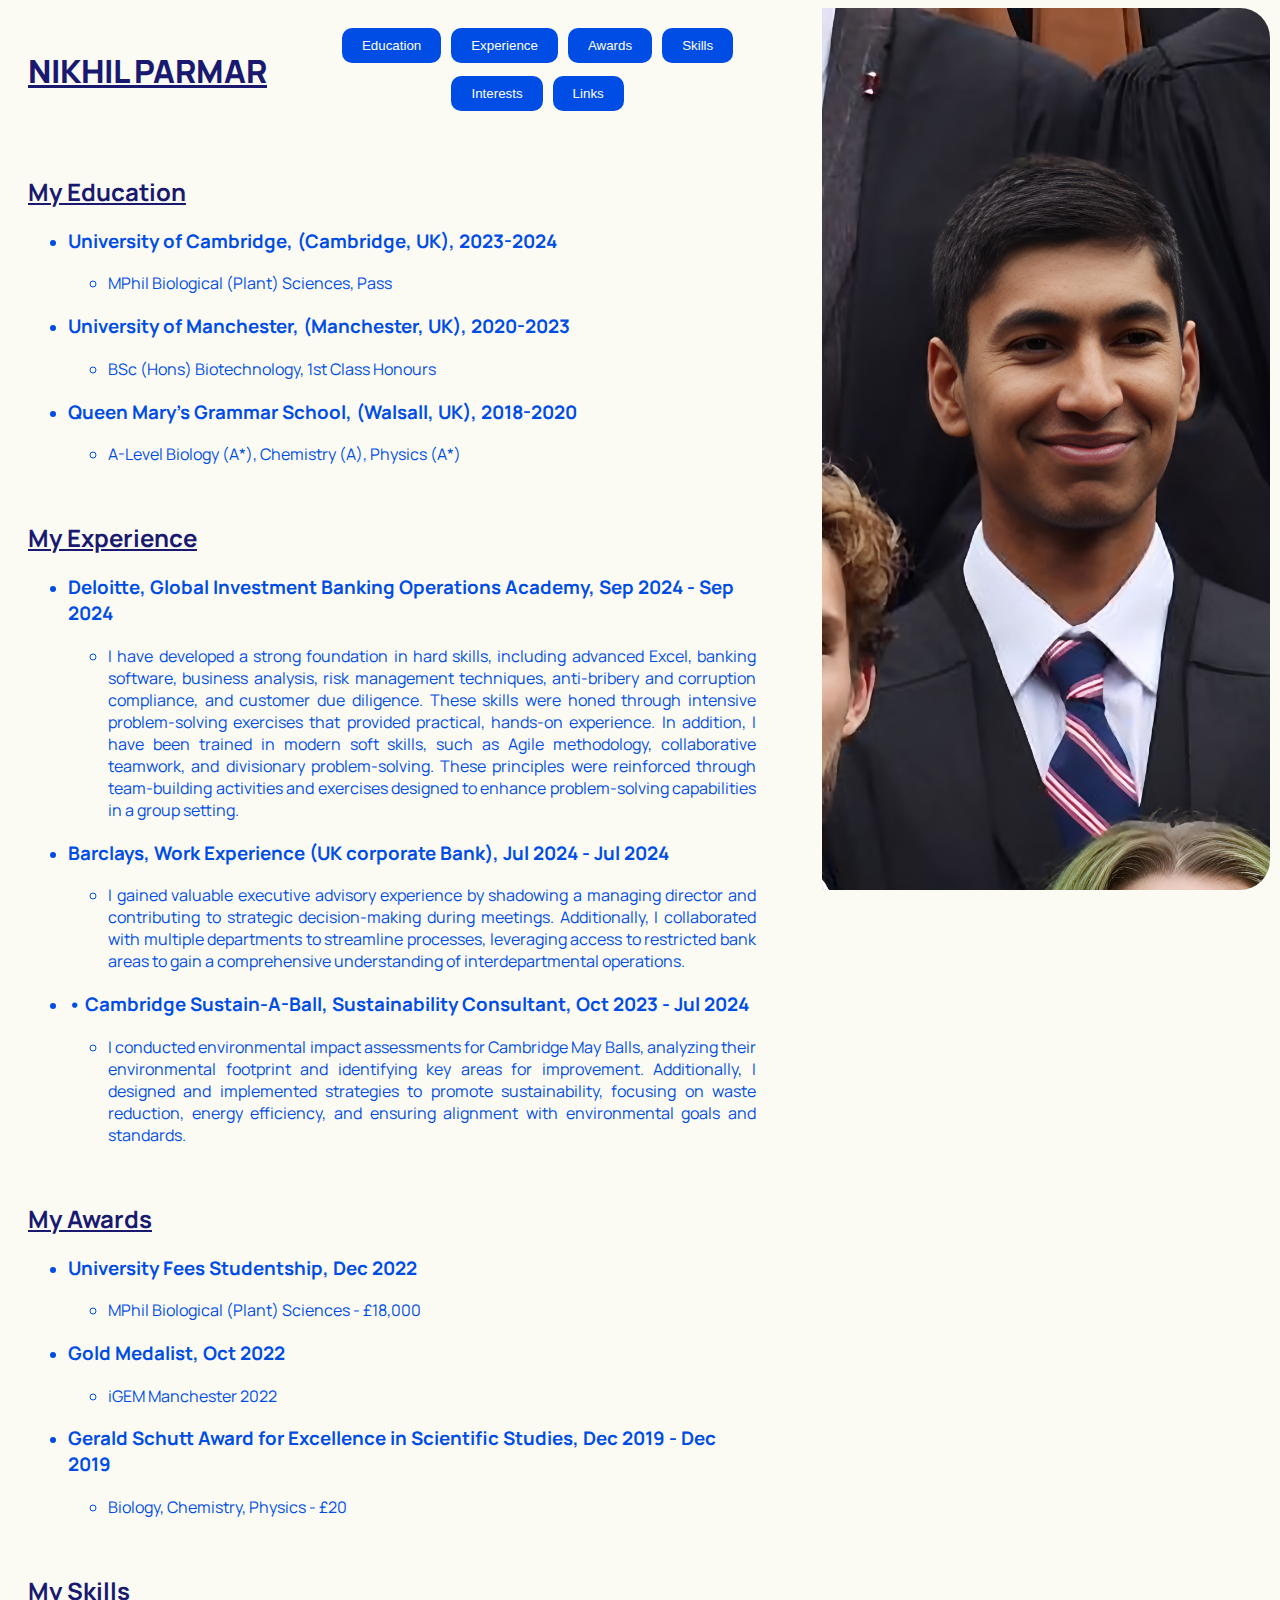
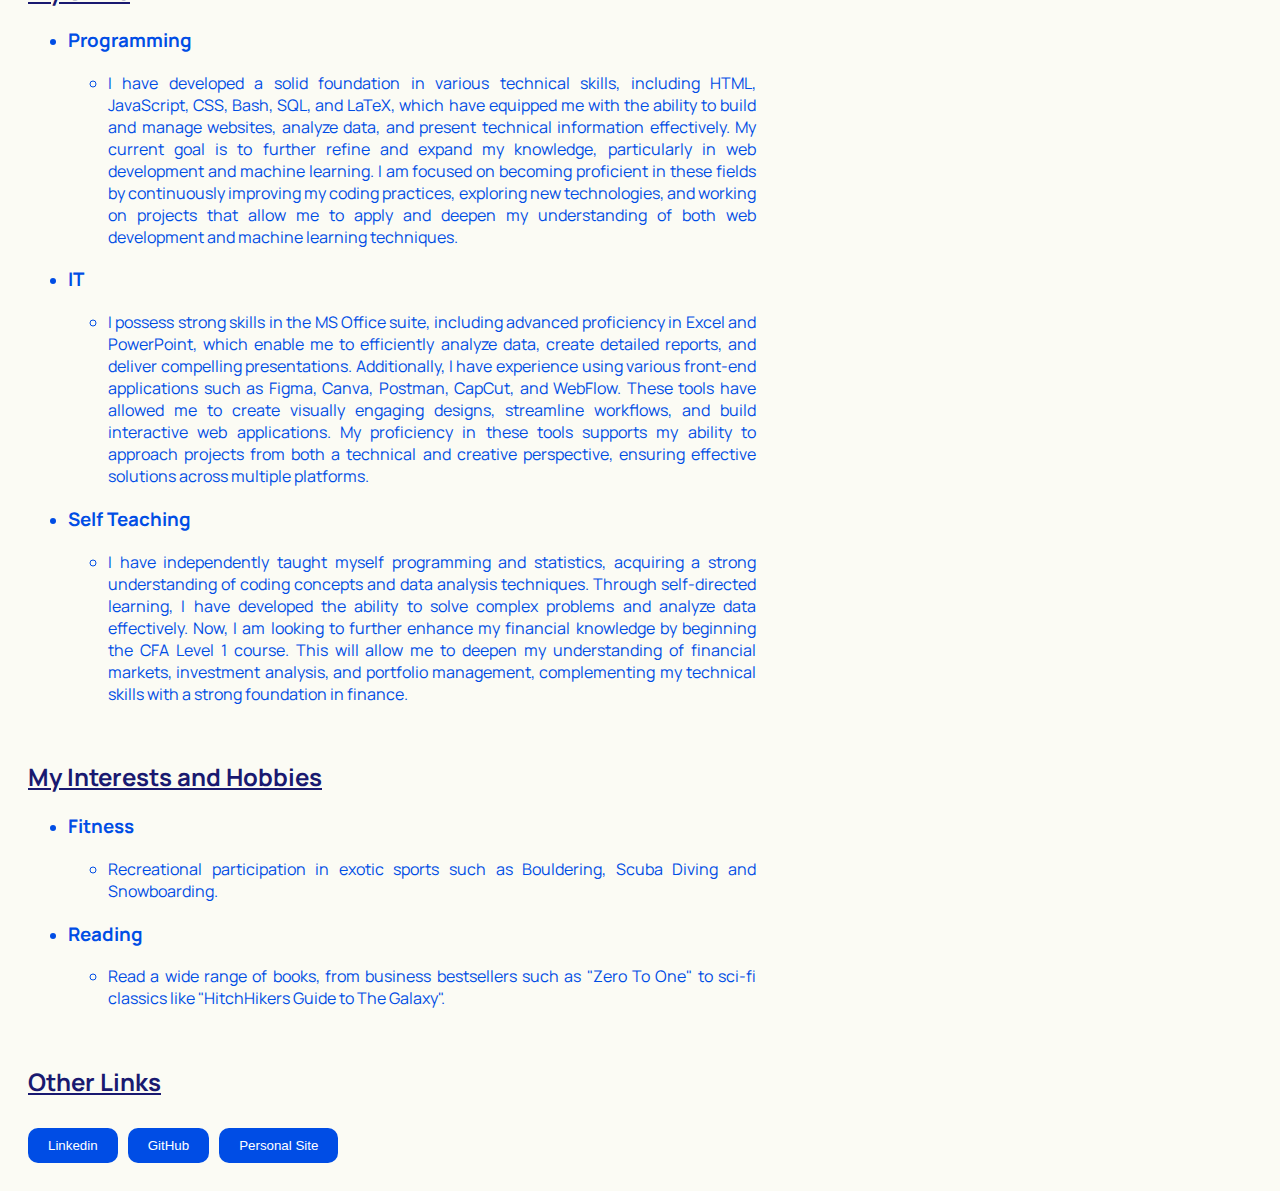
<file: index.html>
<!DOCTYPE html>
<html lang="en">
<head>
    <meta charset="UTF-8">
    <meta name="viewport" content="width=device-width, initial-scale=1.0">

<style>
html,body{
    scroll-behavior: smooth;
}
h3, h4, h5, h6, p, li {
    color: #004de5;
    font-family: "Manrope";
}

h1,h2{
    color: midnightblue;
    font-family: "Manrope";
}

p{
    text-align: justify;
}

button{
    background-color: #004de5;
    border: 0px;
    border-radius: 10px;
    padding: 10px 20px;
    color: white;
    font: 100;
}
body{
    background-color: #fbfbf4;
    display: flex;
    flex-direction: row;

    @media(max-width:1000px){
        flex-direction: column;
        width: 100vw;
        align-items: center;
    }
}

.left-hand-resume{
width: 60vw;
@media(max-width:1000px){
        flex-direction: column;
        width: 90vw;
    }
}

.right-hand-image{
    width: 35vw; 
    height: 98vh;
    border-radius: 0px 30px 30px 0px;
    background-image: url(profileimage.jpg);
    background-size: cover;
    position: fixed;
    right: 10px;

    @media(max-width:1000px){
            position: relative;
            width: 80vw;
            align-items: center;
            justify-content: center;
            border-radius: 30px;

    }
}
.heading{
    display: flex;
    flex-direction: row;
    padding: 20px;
}
.NameHolder{
    display: flex;
    flex-wrap: nowrap;
    align-items: center;
    justify-content: center;
    font-size: 25px;
}
.LinkHolder{
    display: flex;
    flex-direction: row;
    justify-content: center;
    max-width: 60%;
    gap: 10px;
    margin-left: auto;
    flex-wrap: wrap;
}

.bodysection{
    display: flex;
    flex-direction: column;
    gap: 20px;
    padding: 20px;
   
}
.Links{
    display: flex;
    flex-direction: column;
    flex-wrap: wrap;
    gap: 10px;
}
.other-links{
    display: flex;
    flex-direction: row;
    gap: 10px;
}

</style>
    <link rel="preconnect" href="https://fonts.googleapis.com">
    <link rel="preconnect" href="https://fonts.gstatic.com" crossorigin>
    <link href="https://fonts.googleapis.com/css2?family=Manrope:wght@200..800&display=swap" rel="stylesheet">

    <title>Nikhil's resume</title>
</head>
<body>
<div class="left-hand-resume">
       
    <div class="heading">
        <h1><u> <strong>NIKHIL PARMAR</strong></u></h1>
        <div class="LinkHolder">
            <a href="#education"><button>Education</button></a>
            <a href="#experience"><button>Experience</button></a>
            <a href="#awards"><button>Awards</button></a> 
            <a href="#skills"><button>Skills</button></a>
            <a href="#interests"><button>Interests</button></a>
            <a href="#links"><button>Links</button></a>
        </div>
    </div>

    <div class="bodysection">
        <div class="education">
            <h2 id="education"><u>My Education</u></h2>
                <div class="info-container">
                    <ul><li><h3 class="arvo-bold">University of Cambridge, (Cambridge, UK), 2023-2024</h3></li><ul><li> <p class="arvo-regular">MPhil Biological (Plant) Sciences, Pass</p></li></ul></ul>
                </div>
                <div class="info-container">
                  <ul><li><h3 class="arvo-bold">University of Manchester, (Manchester, UK), 2020-2023</h3></li><ul><li><p class="arvo-regular">BSc (Hons) Biotechnology, 1st Class Honours</p></li></ul></ul> 
                </div>
                <div class="info-container">
                    <ul><li><h3 class="arvo-bold">Queen Mary's Grammar School, (Walsall, UK), 2018-2020</h3></li><ul><li><p class="arvo-regular">A-Level Biology (A*), Chemistry (A), Physics (A*)</p></li></ul></ul>
                </div>
            </div>
        <div class="experience">
            <h2 id="experience"><u>My Experience</u></h2>
            <div class="info-container">
            <ul><li><h3 class="arvo-bold">Deloitte, Global Investment Banking Operations Academy, Sep 2024 - Sep 2024
          </h3></li><ul><li> <p class="arvo-regular">I have developed a strong foundation in hard skills, including advanced Excel, banking software, business analysis, risk management techniques, anti-bribery and corruption compliance, and customer due diligence. These skills were honed through intensive problem-solving exercises that provided practical, hands-on experience. In addition, I have been trained in modern soft skills, such as Agile methodology, collaborative teamwork, and divisionary problem-solving. These principles were reinforced through team-building activities and exercises designed to enhance problem-solving capabilities in a group setting.</p></li></ul></ul>
      </div>
        <div class="info-container">
          <ul><li><h3 class="arvo-bold"> Barclays, Work Experience (UK corporate Bank), Jul 2024 - Jul 2024
            </h3></li><ul><li><p class="arvo-regular">I gained valuable executive advisory experience by shadowing a managing director and contributing to strategic decision-making during meetings. Additionally, I collaborated with multiple departments to streamline processes, leveraging access to restricted bank areas to gain a comprehensive understanding of interdepartmental operations.</p></li></ul></ul> 
        </div>
        <div class="info-container">
            <ul><li><h3 class="arvo-bold">•	Cambridge Sustain-A-Ball, Sustainability Consultant, Oct 2023 - Jul 2024
                </h3></li><ul><li><p class="arvo-regular">I conducted environmental impact assessments for Cambridge May Balls, analyzing their environmental footprint and identifying key areas for improvement. Additionally, I designed and implemented strategies to promote sustainability, focusing on waste reduction, energy efficiency, and ensuring alignment with environmental goals and standards.</p></li></ul></ul>
        </div>
    </div>
        <div class="awards">
            <h2 id="awards"><u>My Awards</u></h2>
            <div class="info-container">
                <ul><li><h3 class="arvo-bold">University Fees Studentship, Dec 2022
                    </h3></li><ul><li><p class="arvo-regular"> MPhil Biological (Plant) Sciences - £18,000</p></li></ul></ul>
            </div>
            <div class="info-container">
                <ul><li><h3 class="arvo-bold">Gold Medalist, Oct 2022
                    </h3></li><ul><li><p class="arvo-regular"> iGEM Manchester 2022 </p></li></ul></ul>
            </div>
            <div class="info-container">
                <ul><li><h3 class="arvo-bold">Gerald Schutt Award for Excellence in Scientific Studies, Dec 2019 - Dec 2019     
                    </h3></li><ul><li><p class="arvo-regular">Biology, Chemistry, Physics - £20</p></li></ul></ul>
            </div>
        </div>

            <div class="skills">
                <h2 id="skils"><u>My Skills</u></h2>
                <div class="info-container">
                    <ul><li><h3 class="arvo-bold">Programming</h3></li><ul><li><p class="arvo-regular">I have developed a solid foundation in various technical skills, including HTML, JavaScript, CSS, Bash, SQL, and LaTeX, which have equipped me with the ability to build and manage websites, analyze data, and present technical information effectively. My current goal is to further refine and expand my knowledge, particularly in web development and machine learning. I am focused on becoming proficient in these fields by continuously improving my coding practices, exploring new technologies, and working on projects that allow me to apply and deepen my understanding of both web development and machine learning techniques. </p></li></ul></ul>
                </div>
                <div class="info-container">
                    <ul><li><h3 class="arvo-bold">IT</h3></li><ul><li><p class="arvo-regular">I possess strong skills in the MS Office suite, including advanced proficiency in Excel and PowerPoint, which enable me to efficiently analyze data, create detailed reports, and deliver compelling presentations. Additionally, I have experience using various front-end applications such as Figma, Canva, Postman, CapCut, and WebFlow. These tools have allowed me to create visually engaging designs, streamline workflows, and build interactive web applications. My proficiency in these tools supports my ability to approach projects from both a technical and creative perspective, ensuring effective solutions across multiple platforms.</p></li></ul></ul>
                </div>
                <div class="info-container">
                    <ul><li><h3 class="arvo-bold">Self Teaching</h3></li><ul><li><p class="arvo-regular">I have independently taught myself programming and statistics, acquiring a strong understanding of coding concepts and data analysis techniques. Through self-directed learning, I have developed the ability to solve complex problems and analyze data effectively. Now, I am looking to further enhance my financial knowledge by beginning the CFA Level 1 course. This will allow me to deepen my understanding of financial markets, investment analysis, and portfolio management, complementing my technical skills with a strong foundation in finance.</p></li></ul></ul>
                </div>
        </div>

            <div class="interests">
                <h2 id="interests"><u>My Interests and Hobbies</u></h2>
                <div class="info-container">
                    <ul><li><h3 class="arvo-bold">Fitness</h3></li><ul><li><p class="arvo-regular">Recreational participation in exotic sports such as Bouldering, Scuba Diving and Snowboarding. </p></li></ul></ul>
                </div>
                <div class="info-container">
                    <ul><li><h3 class="arvo-bold">Reading</h3></li><ul><li><p class="arvo-regular">Read a wide range of books, from business bestsellers such as "Zero To One" to sci-fi classics like "HitchHikers Guide to The Galaxy".</p></li></ul></ul>
                </div>
                
        </div>

            <div class="Links">
               <div>
                <h2 id="Links"><u>Other Links</u></h2></div>
               <div class="other-links"><a href="https://www.linkedin.com/in/nikhil-parmar-923875202/"><button class="arvo-regular">Linkedin</button></a> 
                <a href="https://github.com/nikhilp1234567/my-HTML-repository"><button class="arvo-regular">GitHub</button></a>
               <a href=""><button class="arvo-regular">Personal Site</button></a> </div>
                
        </div>
       
    </div>
</div>

<div class="right-hand-image">
</div>

</body>
</html>
</file>
